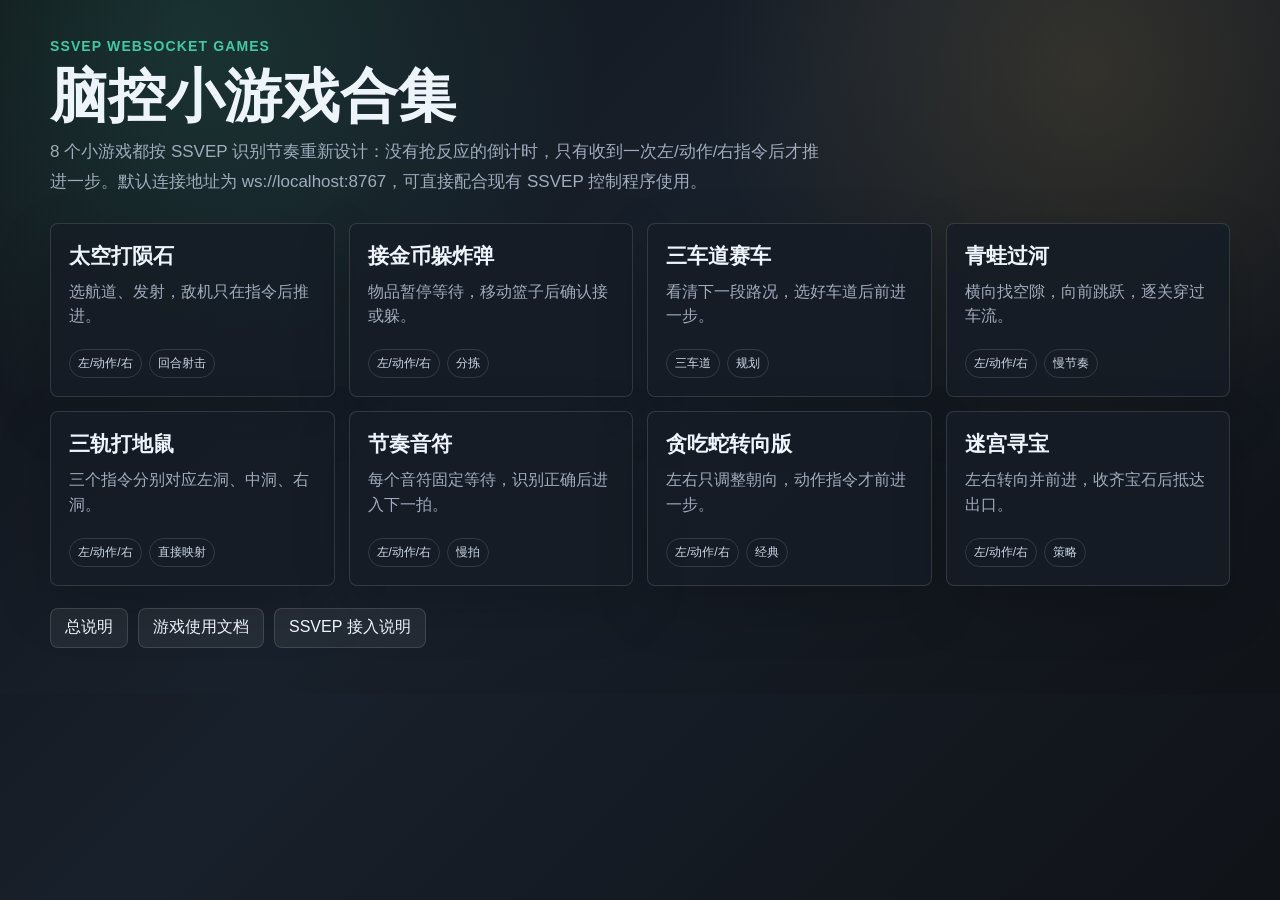
<file: SSVEP/ssvep_mini_games/index.html>
<!DOCTYPE html>
<html lang="zh-CN">
<head>
    <meta charset="UTF-8">
    <meta name="viewport" content="width=device-width, initial-scale=1.0">
    <title>SSVEP 脑控小游戏合集</title>
    <link rel="stylesheet" href="common.css">
</head>
<body>
    <main class="hub">
        <header class="hub-header">
            <div class="hub-kicker">SSVEP WebSocket Games</div>
            <h1>脑控小游戏合集</h1>
            <p class="hub-lead">8 个小游戏都按 SSVEP 识别节奏重新设计：没有抢反应的倒计时，只有收到一次左/动作/右指令后才推进一步。默认连接地址为 ws://localhost:8767，可直接配合现有 SSVEP 控制程序使用。</p>
        </header>

        <section class="game-grid" aria-label="游戏列表">
            <a class="game-link" href="1_space_shooter.html">
                <div>
                    <h2>太空打陨石</h2>
                    <p>选航道、发射，敌机只在指令后推进。</p>
                </div>
                <div class="tag-row"><span class="tag">左/动作/右</span><span class="tag">回合射击</span></div>
            </a>
            <a class="game-link" href="2_coin_catcher.html">
                <div>
                    <h2>接金币躲炸弹</h2>
                    <p>物品暂停等待，移动篮子后确认接或躲。</p>
                </div>
                <div class="tag-row"><span class="tag">左/动作/右</span><span class="tag">分拣</span></div>
            </a>
            <a class="game-link" href="3_lane_racer.html">
                <div>
                    <h2>三车道赛车</h2>
                    <p>看清下一段路况，选好车道后前进一步。</p>
                </div>
                <div class="tag-row"><span class="tag">三车道</span><span class="tag">规划</span></div>
            </a>
            <a class="game-link" href="4_frogger.html">
                <div>
                    <h2>青蛙过河</h2>
                    <p>横向找空隙，向前跳跃，逐关穿过车流。</p>
                </div>
                <div class="tag-row"><span class="tag">左/动作/右</span><span class="tag">慢节奏</span></div>
            </a>
            <a class="game-link" href="5_whack_mole.html">
                <div>
                    <h2>三轨打地鼠</h2>
                    <p>三个指令分别对应左洞、中洞、右洞。</p>
                </div>
                <div class="tag-row"><span class="tag">左/动作/右</span><span class="tag">直接映射</span></div>
            </a>
            <a class="game-link" href="6_rhythm_taps.html">
                <div>
                    <h2>节奏音符</h2>
                    <p>每个音符固定等待，识别正确后进入下一拍。</p>
                </div>
                <div class="tag-row"><span class="tag">左/动作/右</span><span class="tag">慢拍</span></div>
            </a>
            <a class="game-link" href="7_snake_turn.html">
                <div>
                    <h2>贪吃蛇转向版</h2>
                    <p>左右只调整朝向，动作指令才前进一步。</p>
                </div>
                <div class="tag-row"><span class="tag">左/动作/右</span><span class="tag">经典</span></div>
            </a>
            <a class="game-link" href="8_maze_treasure.html">
                <div>
                    <h2>迷宫寻宝</h2>
                    <p>左右转向并前进，收齐宝石后抵达出口。</p>
                </div>
                <div class="tag-row"><span class="tag">左/动作/右</span><span class="tag">策略</span></div>
            </a>
        </section>

        <nav class="doc-links" aria-label="文档">
            <a class="doc-link" href="README.md">总说明</a>
            <a class="doc-link" href="docs/游戏使用文档.md">游戏使用文档</a>
            <a class="doc-link" href="docs/SSVEP接入说明.md">SSVEP 接入说明</a>
        </nav>
    </main>
</body>
</html>
</file>
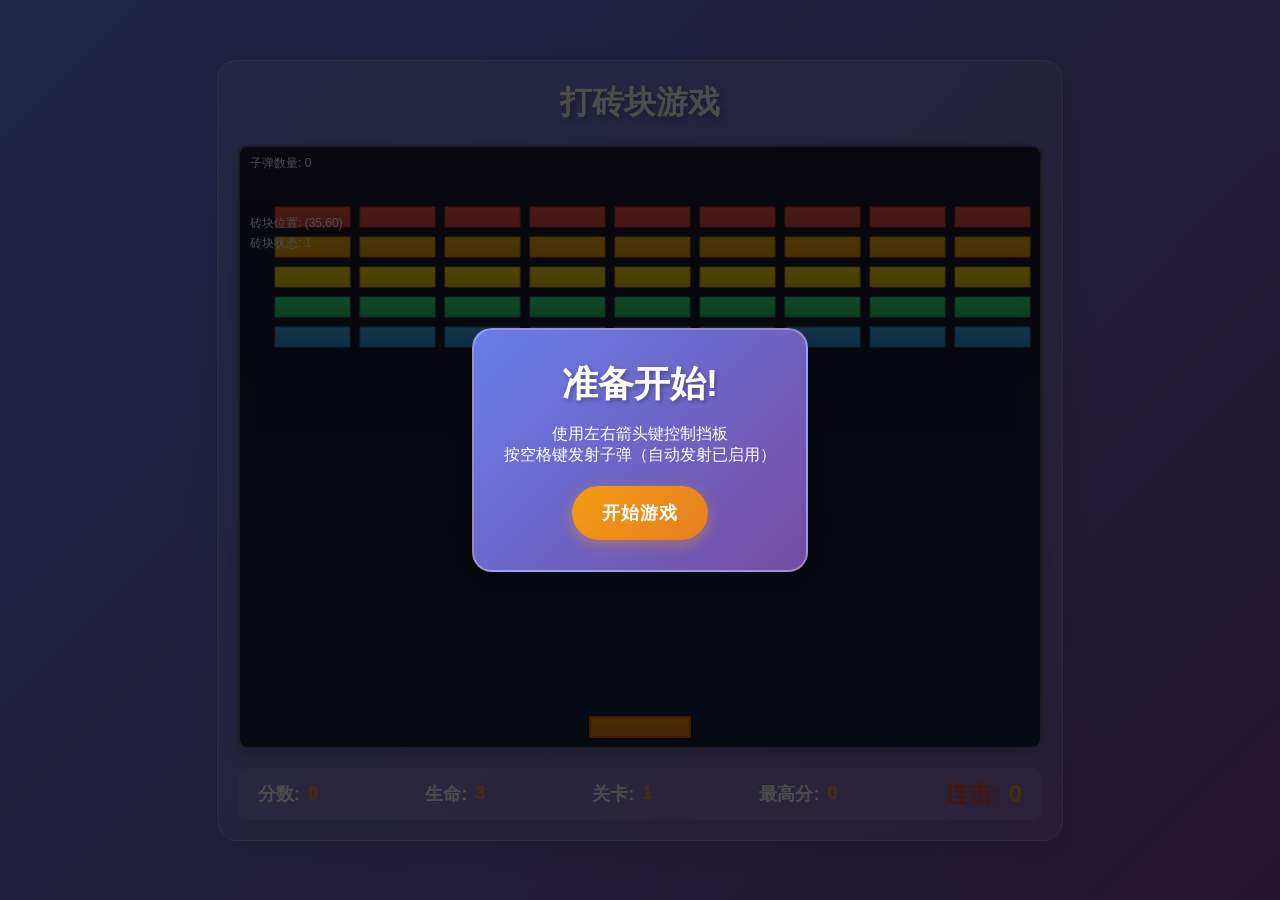
<file: SSVEP/3_breakout_game.html>
<!DOCTYPE html>
<html lang="zh-CN">
<head>
    <meta charset="UTF-8">
    <meta name="viewport" content="width=device-width, initial-scale=1.0">
    <title>打砖块游戏</title>
    <style>
        * {
            margin: 0;
            padding: 0;
            box-sizing: border-box;
        }
        
        body {
            font-family: 'Arial', sans-serif;
            background: linear-gradient(135deg, #667eea 0%, #764ba2 100%);
            min-height: 100vh;
            display: flex;
            justify-content: center;
            align-items: center;
            padding: 20px;
        }
        
        .game-container {
            background: rgba(255, 255, 255, 0.1);
            backdrop-filter: blur(10px);
            border-radius: 20px;
            padding: 20px;
            box-shadow: 0 8px 32px rgba(0, 0, 0, 0.1);
            border: 1px solid rgba(255, 255, 255, 0.2);
            animation: pulse 5s infinite;
        }
        
        @keyframes pulse {
            0% { transform: scale(1); }
            50% { transform: scale(1.01); }
            100% { transform: scale(1); }
        }
        
        .game-title {
            color: white;
            text-align: center;
            margin-bottom: 20px;
            font-size: 32px;
            text-shadow: 3px 3px 6px rgba(0, 0, 0, 0.3);
            animation: glow 2s ease-in-out infinite alternate;
        }
        
        @keyframes glow {
            from { text-shadow: 0 0 10px #fff, 0 0 20px #fff, 0 0 30px #e60073, 0 0 40px #e60073; }
            to { text-shadow: 0 0 20px #fff, 0 0 30px #ff4da6, 0 0 40px #ff4da6, 0 0 50px #ff4da6; }
        }
        
        .game-canvas {
            border-radius: 10px;
            box-shadow: 0 4px 16px rgba(0, 0, 0, 0.2);
            background: linear-gradient(to bottom, #1a1a2e, #16213e);
            border: 2px solid rgba(255, 255, 255, 0.3);
        }
        
        .game-info {
            display: flex;
            justify-content: space-between;
            margin-top: 15px;
            padding: 10px 20px;
            background: rgba(255, 255, 255, 0.1);
            border-radius: 10px;
            color: white;
        }
        
        .info-item {
            display: flex;
            align-items: center;
            font-size: 18px;
            font-weight: bold;
        }
        
        .info-value {
            margin-left: 8px;
            color: #f39c12;
        }
        
        .combo-status {
            color: #e74c3c;
            font-size: 24px;
            font-weight: bold;
        }
        
        .message-overlay {
            position: fixed;
            top: 0;
            left: 0;
            width: 100%;
            height: 100%;
            display: flex;
            justify-content: center;
            align-items: center;
            background: rgba(0, 0, 0, 0.7);
            z-index: 10;
        }
        
        .message-box {
            background: linear-gradient(135deg, #667eea 0%, #764ba2 100%);
            padding: 30px;
            border-radius: 20px;
            text-align: center;
            color: white;
            box-shadow: 0 8px 32px rgba(0, 0, 0, 0.2);
            border: 2px solid rgba(255, 255, 255, 0.3);
        }
        
        .message-title {
            font-size: 36px;
            margin-bottom: 15px;
            text-shadow: 2px 2px 4px rgba(0, 0, 0, 0.3);
        }
        
        .message-score {
            font-size: 24px;
            margin-bottom: 20px;
        }
        
        .game-button {
            background: linear-gradient(135deg, #f39c12 0%, #e67e22 100%);
            border: none;
            color: white;
            padding: 15px 30px;
            font-size: 18px;
            font-weight: bold;
            border-radius: 50px;
            cursor: pointer;
            transition: all 0.3s ease;
            box-shadow: 0 4px 15px rgba(243, 156, 18, 0.4);
            text-transform: uppercase;
            letter-spacing: 1px;
        }
        
        .game-button:hover {
            transform: translateY(-2px);
            box-shadow: 0 6px 20px rgba(243, 156, 18, 0.6);
        }
        
        .game-button:active {
            transform: translateY(0);
            box-shadow: 0 2px 10px rgba(243, 156, 18, 0.4);
        }
        
        .next-level-button {
            background: linear-gradient(135deg, #2ecc71 0%, #27ae60 100%);
            box-shadow: 0 4px 15px rgba(46, 204, 113, 0.4);
        }
        
        .next-level-button:hover {
            box-shadow: 0 6px 20px rgba(46, 204, 113, 0.6);
        }
        
        @media (max-width: 768px) {
            body {
                padding: 10px;
            }
            
            .game-container {
                padding: 15px;
            }
            
            .game-title {
                font-size: 24px;
            }
            
            .game-canvas {
                width: 100%;
                height: auto;
            }
            
            .game-info {
                flex-wrap: wrap;
                gap: 10px;
                justify-content: center;
            }
            
            .info-item {
                font-size: 16px;
            }
            
            .message-title {
                font-size: 28px;
            }
            
            .game-button {
                padding: 12px 24px;
                font-size: 16px;
            }
        }
    </style>
</head>
<body>
    <div class="game-container">
        <h1 class="game-title">打砖块游戏</h1>
        <canvas id="gameCanvas" class="game-canvas" width="800" height="600"></canvas>
        <div class="game-info">
            <div class="info-item">分数: <span class="info-value" id="score">0</span></div>
            <div class="info-item">生命: <span class="info-value" id="lives">3</span></div>
            <div class="info-item">关卡: <span class="info-value" id="level">1</span></div>
            <div class="info-item">最高分: <span class="info-value" id="highScore">0</span></div>
            <div class="info-item combo-status">连击: <span class="info-value" id="combo">0</span></div>
        </div>
    </div>
    
    <!-- 开始游戏消息 -->
    <div id="startMessage" class="message-overlay">
        <div class="message-box">
            <h2 class="message-title">准备开始!</h2>
            <p style="margin-bottom: 20px;">使用左右箭头键控制挡板<br>按空格键发射子弹（自动发射已启用）</p>
            <button id="startButton" class="game-button">开始游戏</button>
        </div>
    </div>
    
    <!-- 游戏结束消息 -->
    <div id="gameOverMessage" class="message-overlay" style="display: none;">
        <div class="message-box">
            <h2 class="message-title">游戏结束</h2>
            <p class="message-score">最终得分: <span id="finalScore">0</span></p>
            <button id="restartButton" class="game-button">再来一次</button>
        </div>
    </div>
    
    <!-- 关卡完成消息 -->
    <div id="levelCompleteMessage" class="message-overlay" style="display: none;">
        <div class="message-box">
            <h2 class="message-title">关卡完成!</h2>
            <button id="nextLevelButton" class="game-button next-level-button">下一关</button>
        </div>
    </div>
    
    <script>
        // 游戏常量
        const CANVAS_WIDTH = 800;
        const CANVAS_HEIGHT = 600;
        const PADDLE_WIDTH = 100;
        const PADDLE_HEIGHT = 20;
        const BALL_RADIUS = 10; // 保留球的定义，即使不再使用
        const BRICK_WIDTH = 75;
        const BRICK_HEIGHT = 20;
        const BRICK_PADDING = 10;
        const BRICK_OFFSET_TOP = 60;
        const BRICK_OFFSET_LEFT = 35;
        const BRICK_ROWS = 5;
        const BRICK_COLS = 9;
        const BALL_SPEED = 5; // 保留球速定义，便于参考
        const PADDLE_SPEED = 8;
        const COLORS = ['#e74c3c', '#f39c12', '#f1c40f', '#2ecc71', '#3498db'];
        
        // 子弹相关常量
        const BULLET_WIDTH = 6;
        const BULLET_HEIGHT = 12;
        const BULLET_SPEED = 10;
        const BULLET_COLOR = '#ecf0f1';
        const FIRE_COOLDOWN = 300; // 发射冷却时间（毫秒）
        
        // 已移除道具系统

        // 游戏状态变量
        let canvas, ctx;
        let paddle = { x: CANVAS_WIDTH / 2 - PADDLE_WIDTH / 2, y: CANVAS_HEIGHT - 30, dx: 0, originalWidth: PADDLE_WIDTH };
        // 保留ball对象但不再使用其物理特性
        let ball = { 
            x: CANVAS_WIDTH / 2, 
            y: CANVAS_HEIGHT - 40, 
            dx: 0, 
            dy: 0 
        };
        let bricks = [];
        let score = 0;
        let lives = 3;
        let level = 1;
        let gameState = 'ready'; // 'ready', 'playing', 'paused', 'gameOver', 'levelComplete'
        let highScore = localStorage.getItem('breakoutHighScore') || 0;
        let comboCount = 0;
        let lastBrickHitTime = 0;
        let particles = []; // 粒子效果数组
        
        // 子弹相关变量
        let bullets = []; // 子弹数组
        let lastFireTime = 0; // 上次发射时间
        let canFire = true; // 是否可以发射
        let originalFireCooldown = FIRE_COOLDOWN; // 保存原始冷却时间
        
        // 已移除道具相关变量
        
        // 音效系统
        const sounds = {
            brickHit: function() { playSound('sine', 440 + Math.random() * 220, 0.1); },
            paddleHit: function() { playSound('square', 220 + Math.random() * 110, 0.15); },
            wallHit: function() { playSound('triangle', 330 + Math.random() * 110, 0.08); },
            levelComplete: function() { 
                playSound('sine', 440, 0.2);
                setTimeout(() => playSound('sine', 880, 0.3), 200);
            },
            gameOver: function() { playSound('sawtooth', 220, 0.5); },
            combo: function() { playSound('sine', 880 + comboCount * 100, 0.2); },
            shoot: function() { playSound('square', 660 + Math.random() * 50, 0.05); }
        };
        
        // 发射子弹函数
        function fireBullet() {
            const currentTime = Date.now();
            if (gameState === 'playing' && canFire && (currentTime - lastFireTime > FIRE_COOLDOWN)) {
                // 创建两个子弹，从挡板两侧发射
                const leftBullet = {
                    x: paddle.x + PADDLE_WIDTH * 0.3 - BULLET_WIDTH / 2,
                    y: paddle.y - BULLET_HEIGHT,
                    dy: -BULLET_SPEED
                };
                
                const rightBullet = {
                    x: paddle.x + PADDLE_WIDTH * 0.7 - BULLET_WIDTH / 2,
                    y: paddle.y - BULLET_HEIGHT,
                    dy: -BULLET_SPEED
                };
                
                bullets.push(leftBullet);
                bullets.push(rightBullet);
                
                // 更新发射时间并播放音效
                lastFireTime = currentTime;
                sounds.shoot();
                
                // 添加发射时的微小震动反馈
                const originalX = paddle.x;
                paddle.x -= 1;
                setTimeout(() => {
                    paddle.x += 2;
                    setTimeout(() => {
                        paddle.x = originalX;
                    }, 20);
                }, 20);
                
                // 设置冷却时间
                canFire = false;
                setTimeout(() => {
                    canFire = true;
                }, FIRE_COOLDOWN);
            }
        }

        // DOM元素
        let startMessage, gameOverMessage, levelCompleteMessage;
        let scoreElement, livesElement, levelElement, finalScoreElement, highScoreElement, comboElement;
        let startButton, restartButton, nextLevelButton;

        // 音效生成函数
        function playSound(type, frequency, duration) {
            try {
                const AudioContext = window.AudioContext || window.webkitAudioContext;
                if (!AudioContext) return;
                
                const audioCtx = new AudioContext();
                
                // 确保在用户交互后恢复音频上下文
                if (audioCtx.state === 'suspended') {
                    audioCtx.resume();
                }
                
                const oscillator = audioCtx.createOscillator();
                const gainNode = audioCtx.createGain();
                
                oscillator.type = type;
                oscillator.frequency.value = frequency;
                
                // 设置音量包络，避免爆音
                gainNode.gain.setValueAtTime(0.3, audioCtx.currentTime);
                gainNode.gain.exponentialRampToValueAtTime(0.01, audioCtx.currentTime + duration);
                
                oscillator.connect(gainNode);
                gainNode.connect(audioCtx.destination);
                
                oscillator.start();
                oscillator.stop(audioCtx.currentTime + duration);
            } catch (e) {
                // 忽略音效错误，不影响游戏进行
            }
        }
        
        // 创建粒子效果
        function createParticles(x, y, color, count = 10) {
            for (let i = 0; i < count; i++) {
                particles.push({
                    x: x,
                    y: y,
                    dx: (Math.random() - 0.5) * 5,
                    dy: (Math.random() - 0.5) * 5,
                    radius: Math.random() * 3 + 1,
                    color: color,
                    alpha: 1,
                    decay: 0.05
                });
            }
        }
        
        // 更新粒子效果
        function updateParticles() {
            for (let i = 0; i < particles.length; i++) {
                const p = particles[i];
                p.x += p.dx;
                p.y += p.dy;
                p.alpha -= p.decay;
                
                if (p.alpha <= 0) {
                    particles.splice(i, 1);
                    i--;
                }
            }
        }
        
        // 绘制粒子效果
        function drawParticles() {
            for (let i = 0; i < particles.length; i++) {
                const p = particles[i];
                ctx.save();
                ctx.globalAlpha = p.alpha;
                ctx.beginPath();
                ctx.arc(p.x, p.y, p.radius, 0, Math.PI * 2);
                ctx.fillStyle = p.color;
                ctx.fill();
                ctx.restore();
            }
        }
        
        // 初始化游戏
        function initGame() {
            canvas = document.getElementById('gameCanvas');
            ctx = canvas.getContext('2d');
            
            // 添加指令接收功能
            initCommandReceiver();
            
            // 获取DOM元素
            startMessage = document.getElementById('startMessage');
            gameOverMessage = document.getElementById('gameOverMessage');
            levelCompleteMessage = document.getElementById('levelCompleteMessage');
            
            scoreElement = document.getElementById('score');
            livesElement = document.getElementById('lives');
            levelElement = document.getElementById('level');
            finalScoreElement = document.getElementById('finalScore');
            highScoreElement = document.getElementById('highScore');
            comboElement = document.getElementById('combo');
            
            // 更新最高分显示
            highScoreElement.textContent = highScore;
            
            startButton = document.getElementById('startButton');
            restartButton = document.getElementById('restartButton');
            nextLevelButton = document.getElementById('nextLevelButton');
            
            // 添加事件监听器
            startButton.addEventListener('click', startGame);
            restartButton.addEventListener('click', restartGame);
            nextLevelButton.addEventListener('click', goToNextLevel);
            
            document.addEventListener('keydown', handleKeyDown);
            document.addEventListener('keyup', handleKeyUp);
            
            // 初始化砖块
            initBricks();
            
            // 初始渲染
            draw();
        }
        
        // 初始化砖块
        function initBricks() {
            bricks = [];
            
            for (let r = 0; r < BRICK_ROWS; r++) {
                bricks[r] = [];
                for (let c = 0; c < BRICK_COLS; c++) {
                    const brickX = c * (BRICK_WIDTH + BRICK_PADDING) + BRICK_OFFSET_LEFT;
                    const brickY = r * (BRICK_HEIGHT + BRICK_PADDING) + BRICK_OFFSET_TOP;
                    
                    bricks[r][c] = {
                        x: brickX, 
                        y: brickY, 
                        status: 1, 
                        color: COLORS[r % COLORS.length]
                    };
                }
            }
        }
        
        // 开始游戏
        function startGame() {
            gameState = 'playing';
            startMessage.style.display = 'none';
            sounds.paddleHit(); // 播放开始游戏音效
            showBulletInstructions(); // 显示子弹使用说明
            animate();
        }
        
        // 重新开始游戏
        function restartGame() {
            score = 0;
            lives = 3;
            level = 1;
            comboCount = 0;
            gameState = 'playing';
            updateScore();
            updateLives();
            updateLevel();
            updateCombo();
            resetPaddleAndBall();
            initBricks();
            gameOverMessage.style.display = 'none';
            animate();
        }
        
        // 进入下一关
        function goToNextLevel() {
            level++;
            comboCount = 0;
            gameState = 'playing';
            updateLevel();
            updateCombo();
            resetPaddleAndBall();
            initBricks();
            levelCompleteMessage.style.display = 'none';
            
            // 调整球速，随关卡增加难度
            const speedFactor = 1 + (level - 1) * 0.1;
            const currentSpeed = Math.sqrt(ball.dx * ball.dx + ball.dy * ball.dy);
            const newSpeed = currentSpeed * speedFactor;
            const angle = Math.atan2(ball.dy, ball.dx);
            ball.dx = Math.cos(angle) * newSpeed;
            ball.dy = Math.sin(angle) * newSpeed;
            
            animate();
        }
        
        // 重置挡板和球的位置
        function resetPaddleAndBall() {
            paddle.x = CANVAS_WIDTH / 2 - PADDLE_WIDTH / 2;
            paddle.dx = 0;
            ball.x = CANVAS_WIDTH / 2;
            ball.y = CANVAS_HEIGHT - 40;
            ball.dx = BALL_SPEED * (Math.random() > 0.5 ? 1 : -1);
            ball.dy = -BALL_SPEED;
        }
        
        // 从外部接收命令的函数
        function receiveExternalCommand(command) {
            console.log('收到外部命令:', command);
            
            // 确保游戏在运行状态
            if (gameState !== 'playing') {
                // 如果游戏还没开始，可以自动开始
                if (gameState === 'ready') {
                    startGame();
                }
                return;
            }
            
            // SSVEP固定映射：1=左，2=动作/发射，3=右
            switch(command) {
                case '1':
                    // 向左移动
                    paddle.dx = -PADDLE_SPEED;
                    setTimeout(() => {
                        if (paddle.dx === -PADDLE_SPEED) { // 如果没有被其他操作覆盖
                            paddle.dx = 0;
                        }
                    }, 300); // 短暂移动后停止
                    break;
                case '2':
                    // 动作：发射子弹
                    fireBullet();
                    break;
                case '3':
                    // 向右移动
                    paddle.dx = PADDLE_SPEED;
                    setTimeout(() => {
                        if (paddle.dx === PADDLE_SPEED) { // 如果没有被其他操作覆盖
                            paddle.dx = 0;
                        }
                    }, 300); // 短暂移动后停止
                    break;
            }
        }
        
        // 初始化WebSocket连接
        function initCommandReceiver() {
            let socket = null;
            
            // WebSocket连接函数
            function connectWebSocket() {
                try {
                    // 连接到WebSocket服务器（Python程序将运行服务器）
                    socket = new WebSocket('ws://localhost:8767');
                    
                    // 连接打开事件
                    socket.onopen = function(event) {
                        console.log('WebSocket连接已建立');
                        // 发送一个消息表示客户端已连接
                        socket.send('client_connected');
                    };
                    
                    // 接收消息事件
                    socket.onmessage = function(event) {
                        console.log('收到WebSocket消息:', event.data);
                        // 处理接收到的命令
                        receiveExternalCommand(event.data);
                    };
                    
                    // 连接关闭事件
                    socket.onclose = function(event) {
                        console.log('WebSocket连接已关闭，将在5秒后重连...');
                        // 尝试重连
                        setTimeout(connectWebSocket, 5000);
                    };
                    
                    // 错误事件
                    socket.onerror = function(error) {
                        console.error('WebSocket错误:', error);
                    };
                    
                } catch (error) {
                    console.error('WebSocket连接失败:', error);
                    // 尝试重连
                    setTimeout(connectWebSocket, 5000);
                }
            }
            
            // 发送消息到服务器的函数（供外部使用）
            window.sendMessageToServer = function(message) {
                if (socket && socket.readyState === WebSocket.OPEN) {
                    socket.send(message);
                    return true;
                }
                return false;
            };
            
            // 启动WebSocket连接
            connectWebSocket();
            
            console.log('WebSocket命令接收器已初始化，可以接收命令: 1(左移), 2(动作/发射), 3(右移)');
        }
        
        // 处理键盘按下事件
        function handleKeyDown(e) {
            if (e.key === 'ArrowLeft' || e.key === 'a' || e.key === 'A') {
                paddle.dx = -PADDLE_SPEED;
            } else if (e.key === 'ArrowRight' || e.key === 'd' || e.key === 'D') {
                paddle.dx = PADDLE_SPEED;
            } else if (e.key === ' ' || e.key === 'Spacebar' || e.key === 'Enter') {
                e.preventDefault(); // 防止空格键滚动页面
                if (gameState === 'ready') {
                    startGame();
                } else if (gameState === 'paused') {
                    gameState = 'playing';
                    animate();
                } else if (gameState === 'gameOver' || gameState === 'levelComplete') {
                    restartGame();
                } else if (gameState === 'playing') {
                    // 空格键手动发射子弹
                    fireBullet();
                }
            } else if (e.key === 'p' || e.key === 'P' || e.key === 'Escape') {
                e.preventDefault();
                if (gameState === 'playing') {
                    gameState = 'paused';
                } else if (gameState === 'paused') {
                    gameState = 'playing';
                    animate();
                }
            }
        }
        
        // 处理键盘释放事件
        function handleKeyUp(e) {
            if ((e.key === 'ArrowRight' || e.key === 'Right') && paddle.dx > 0) {
                paddle.dx = 0;
            } else if ((e.key === 'ArrowLeft' || e.key === 'Left') && paddle.dx < 0) {
                paddle.dx = 0;
            }
        }
        
        // 更新挡板宽度属性（确保始终存在）
        paddle.width = paddle.originalWidth;
        
        // 极端简化的游戏更新函数 - 只关注子弹和砖块碰撞
        function update() {
            if (gameState !== 'playing') return;
            
            // 更新挡板位置
            paddle.x += paddle.dx;
            if (paddle.x < 0) {
                paddle.x = 0;
            } else if (paddle.x + paddle.width > CANVAS_WIDTH) {
                paddle.x = CANVAS_WIDTH - paddle.width;
            }
            
            // 已移除道具更新功能
            
            // 更新子弹位置 - 直接在这里处理，不再调用updateBullets
            for (let i = bullets.length - 1; i >= 0; i--) {
                const bullet = bullets[i];
                bullet.y += bullet.dy;
                
                // 如果子弹移出屏幕，移除它
                if (bullet.y < -BULLET_HEIGHT) {
                    bullets.splice(i, 1);
                    continue;
                }
                
                // 直接在这里进行碰撞检测
                let hitBrick = false;
                
                // 检查所有砖块
                for (let r = 0; r < BRICK_ROWS && !hitBrick; r++) {
                    for (let c = 0; c < BRICK_COLS && !hitBrick; c++) {
                        const brick = bricks[r][c];
                        
                        // 只检查活动的砖块
                        if (brick.status === 1) {
                            // 非常宽松的碰撞检测
                            if (bullet.x + BULLET_WIDTH >= brick.x && 
                                bullet.x <= brick.x + BRICK_WIDTH && 
                                bullet.y + BULLET_HEIGHT >= brick.y && 
                                bullet.y <= brick.y + BRICK_HEIGHT) {
                                
                                // 移除子弹
                                bullets.splice(i, 1);
                                
                                // 标记砖块为已摧毁
                                brick.status = 0;
                                
                                // 已移除道具掉落功能
                                
                                // 更新分数
                                score += 10;
                                updateScore();
                                
                                // 播放音效
                                sounds.brickHit();
                                
                                // 创建粒子效果
                                createParticles(brick.x + BRICK_WIDTH/2, brick.y + BRICK_HEIGHT/2, brick.color);
                                
                                hitBrick = true;
                            }
                        }
                    }
                }
            }
            
            // 检查是否所有砖块都被消除
            let allDestroyed = true;
            for (let r = 0; r < BRICK_ROWS; r++) {
                for (let c = 0; c < BRICK_COLS; c++) {
                    if (bricks[r][c].status === 1) {
                        allDestroyed = false;
                        break;
                    }
                }
                if (!allDestroyed) break;
            }
            
            if (allDestroyed) {
                levelComplete();
            }
            
            // 移除自动发射子弹的逻辑，现在只通过命令3或空格键发射子弹
        }
        
        // 绘制游戏画面
        function draw() {
            // 清空画布
            ctx.clearRect(0, 0, CANVAS_WIDTH, CANVAS_HEIGHT);
            
            // 更新和绘制粒子效果
            updateParticles();
            drawParticles();
            
            // 绘制砖块
            drawBricks();
            
            // 绘制挡板
            drawPaddle();
            
            // 绘制子弹
            drawBullets();
            
            // 绘制游戏状态信息
            drawStatus();
        }
        
        // 绘制挡板
        function drawPaddle() {
            ctx.beginPath();
            ctx.rect(paddle.x, paddle.y, PADDLE_WIDTH, PADDLE_HEIGHT);
            ctx.fillStyle = '#f39c12';
            // 添加渐变效果
            const gradient = ctx.createLinearGradient(paddle.x, paddle.y, paddle.x, paddle.y + PADDLE_HEIGHT);
            gradient.addColorStop(0, '#f39c12');
            gradient.addColorStop(1, '#e67e22');
            ctx.fillStyle = gradient;
            ctx.fill();
            ctx.closePath();
            
            // 添加边框
            ctx.beginPath();
            ctx.rect(paddle.x, paddle.y, PADDLE_WIDTH, PADDLE_HEIGHT);
            ctx.strokeStyle = '#d35400';
            ctx.lineWidth = 2;
            ctx.stroke();
            ctx.closePath();
        }
        
        // 绘制球（保留但不再使用）
        function drawBall() {
            // 隐藏球的绘制，但保留函数以避免引用错误
            /*ctx.beginPath();
            ctx.arc(ball.x, ball.y, BALL_RADIUS, 0, Math.PI * 2);
            // 添加渐变效果
            const gradient = ctx.createRadialGradient(ball.x - BALL_RADIUS/3, ball.y - BALL_RADIUS/3, BALL_RADIUS/5, ball.x, ball.y, BALL_RADIUS);
            gradient.addColorStop(0, '#ecf0f1');
            gradient.addColorStop(1, '#bdc3c7');
            ctx.fillStyle = gradient;
            ctx.fill();
            ctx.closePath();
            
            // 添加边框
            ctx.beginPath();
            ctx.arc(ball.x, ball.y, BALL_RADIUS, 0, Math.PI * 2);
            ctx.strokeStyle = '#95a5a6';
            ctx.lineWidth = 2;
            ctx.stroke();
            ctx.closePath();*/
        }
        
        // 更新子弹位置
        function updateBullets() {
            for (let i = bullets.length - 1; i >= 0; i--) {
                const bullet = bullets[i];
                bullet.y += bullet.dy;
                
                // 移除超出屏幕的子弹
                if (bullet.y < -BULLET_HEIGHT) {
                    bullets.splice(i, 1);
                }
            }
        }
        
        // 绘制子弹
        function drawBullets() {
            for (let i = 0; i < bullets.length; i++) {
                const bullet = bullets[i];
                ctx.beginPath();
                ctx.rect(bullet.x, bullet.y, BULLET_WIDTH, BULLET_HEIGHT);
                
                // 添加渐变效果
                const gradient = ctx.createLinearGradient(bullet.x, bullet.y, bullet.x + BULLET_WIDTH, bullet.y + BULLET_HEIGHT);
                gradient.addColorStop(0, shadeColor(BULLET_COLOR, 20));
                gradient.addColorStop(1, BULLET_COLOR);
                ctx.fillStyle = gradient;
                ctx.fill();
                ctx.closePath();
                
                // 添加边框
                ctx.beginPath();
                ctx.rect(bullet.x, bullet.y, BULLET_WIDTH, BULLET_HEIGHT);
                ctx.strokeStyle = shadeColor(BULLET_COLOR, -20);
                ctx.lineWidth = 1;
                ctx.stroke();
                ctx.closePath();
            }
        }
        
        // 绘制砖块
        function drawBricks() {
            for (let r = 0; r < BRICK_ROWS; r++) {
                for (let c = 0; c < BRICK_COLS; c++) {
                    const brick = bricks[r][c];
                    if (brick.status === 1) {
                        ctx.beginPath();
                        ctx.rect(brick.x, brick.y, BRICK_WIDTH, BRICK_HEIGHT);
                        // 添加渐变效果
                        const gradient = ctx.createLinearGradient(brick.x, brick.y, brick.x, brick.y + BRICK_HEIGHT);
                        gradient.addColorStop(0, shadeColor(brick.color, 20));
                        gradient.addColorStop(1, brick.color);
                        ctx.fillStyle = gradient;
                        ctx.fill();
                        ctx.closePath();
                        
                        // 添加边框
                        ctx.beginPath();
                        ctx.rect(brick.x, brick.y, BRICK_WIDTH, BRICK_HEIGHT);
                        ctx.strokeStyle = shadeColor(brick.color, -20);
                        ctx.lineWidth = 1;
                        ctx.stroke();
                        ctx.closePath();
                        
                        // 已移除道具标记
                    }
                }
            }
        }
        
        // 道具函数已移除
        
        // 道具函数已移除
        
        // 道具函数已移除
        
        // 道具函数已移除
        
        // 道具函数已移除
        
        // 绘制游戏状态信息
        function drawStatus() {
            // 如果游戏暂停，显示暂停信息
            if (gameState === 'paused') {
                ctx.save();
                ctx.fillStyle = 'rgba(0, 0, 0, 0.5)';
                ctx.fillRect(0, 0, CANVAS_WIDTH, CANVAS_HEIGHT);
                ctx.font = 'bold 48px Arial';
                ctx.fillStyle = 'white';
                ctx.textAlign = 'center';
                ctx.fillText('暂停', CANVAS_WIDTH / 2, CANVAS_HEIGHT / 2);
                ctx.font = '24px Arial';
                ctx.fillText('按空格键继续', CANVAS_WIDTH / 2, CANVAS_HEIGHT / 2 + 50);
                ctx.restore();
            }
        }
        
        // 显示临时消息
        function showMessage(text, x, y, color, duration) {
            const message = { text, x, y, color, duration, startTime: Date.now() };
            
            // 绘制消息
            const drawMessage = () => {
                const elapsed = Date.now() - message.startTime;
                if (elapsed < message.duration) {
                    ctx.save();
                    ctx.font = 'bold 30px Arial';
                    ctx.fillStyle = message.color;
                    ctx.textAlign = 'center';
                    // 淡出效果和上浮动画
                    const alpha = 1 - (elapsed / message.duration);
                    const yOffset = -elapsed / 3;
                    ctx.globalAlpha = alpha;
                    ctx.fillText(message.text, message.x, message.y + yOffset);
                    ctx.restore();
                    requestAnimationFrame(drawMessage);
                }
            };
            
            drawMessage();
        }
        
        // 游戏开始时显示子弹系统说明
          function showBulletInstructions() {
              showMessage('使用空格键发射子弹！', 3000);
              setTimeout(() => {
                  showMessage('子弹也会自动发射...', 3000);
              }, 3500);
          }
          
          // 子弹击中特效（直接在checkBulletBrickCollision中使用createParticles）
        
        // 添加全局调试标志
        let debugMode = true; // 启用调试模式
        
        // 添加调试信息显示函数
        function drawDebugInfo() {
            ctx.fillStyle = 'white';
            ctx.font = '12px Arial';
            
            // 显示子弹数量
            ctx.fillText('子弹数量: ' + bullets.length, 10, 20);
            
            // 显示第一个子弹的位置信息
            if (bullets.length > 0) {
                const bullet = bullets[0];
                ctx.fillText('子弹位置: (' + Math.round(bullet.x) + ',' + Math.round(bullet.y) + ')', 10, 40);
                ctx.fillText('子弹速度: ' + bullet.speed, 10, 60);
            }
            
            // 显示第一个砖块的位置信息
            if (bricks.length > 0 && bricks[0].length > 0) {
                const brick = bricks[0][0];
                ctx.fillText('砖块位置: (' + Math.round(brick.x) + ',' + Math.round(brick.y) + ')', 10, 80);
                ctx.fillText('砖块状态: ' + brick.status, 10, 100);
            }
        }
        
        // 修改draw函数，添加调试信息显示
        function draw() {
            // 清空画布
            ctx.clearRect(0, 0, canvas.width, canvas.height);
            
            // 绘制游戏元素
            drawBricks();
            drawPaddle();
            drawBullets();
            
            // 绘制粒子效果
            drawParticles();
            
            // 绘制调试信息
            if (debugMode) {
                drawDebugInfo();
            }
            
            // 绘制游戏状态信息
            drawStatus();
        }
        
        // 重写碰撞检测函数为超简化版本
        function checkBulletBrickCollision() {
            // 超简化的碰撞检测 - 几乎任何接触都会触发
            for (let i = bullets.length - 1; i >= 0; i--) {
                const bullet = bullets[i];
                
                // 让子弹看起来更大（在视觉上）
                ctx.strokeStyle = 'yellow';
                ctx.lineWidth = 2;
                ctx.strokeRect(bullet.x - 5, bullet.y - 5, BULLET_WIDTH + 10, BULLET_HEIGHT + 10);
                
                // 检查每个砖块 - 但使用一个简化的方法
                // 只检查屏幕上半部分的砖块
                for (let r = 0; r < BRICK_ROWS; r++) {
                    for (let c = 0; c < BRICK_COLS; c++) {
                        const brick = bricks[r][c];
                        
                        // 只考虑活动砖块
                        if (brick.status === 1) {
                            // 绘制砖块边界用于调试
                            ctx.strokeStyle = 'green';
                            ctx.lineWidth = 1;
                            ctx.strokeRect(brick.x, brick.y, BRICK_WIDTH, BRICK_HEIGHT);
                            
                            // 非常宽松的碰撞检测条件
                            // 只要子弹在砖块的大致区域内就视为击中
                            const isNearBrick = Math.abs(bullet.x - (brick.x + BRICK_WIDTH/2)) < BRICK_WIDTH/2 + 10 &&
                                              Math.abs(bullet.y - (brick.y + BRICK_HEIGHT/2)) < BRICK_HEIGHT/2 + 10;
                            
                            if (isNearBrick) {
                                console.log('击中砖块!', r, c);
                                console.log('子弹位置:', bullet.x, bullet.y);
                                console.log('砖块位置:', brick.x, brick.y);
                                
                                // 确保子弹被移除
                                bullets.splice(i, 1);
                                
                                // 确保砖块被摧毁
                                brick.status = 0;
                                
                                // 更新分数
                                score += 10;
                                updateScore();
                                
                                // 播放音效
                                if (soundEnabled) {
                                    sounds.brickHit();
                                }
                                
                                // 跳出循环
                                break;
                            }
                        }
                    }
                }
            }
            
            // 检查关卡完成
            let allDestroyed = true;
            for (let r = 0; r < BRICK_ROWS; r++) {
                for (let c = 0; c < BRICK_COLS; c++) {
                    if (bricks[r][c].status === 1) {
                        allDestroyed = false;
                        break;
                    }
                }
                if (!allDestroyed) break;
            }
            
            if (allDestroyed) {
                levelComplete();
            }
        }
        
        // 旧的球与砖块碰撞检测（保留但不再使用）
        function checkBrickCollision() {
            // 此函数不再使用，但保留以避免引用错误
        }
        
        // 游戏结束
        function gameOver() {
            gameState = 'gameOver';
            sounds.gameOver(); // 播放游戏结束音效
            
            // 创建爆炸粒子效果
            for (let i = 0; i < 30; i++) {
                createParticles(CANVAS_WIDTH / 2, CANVAS_HEIGHT / 2, '#e74c3c', 3);
            }
            
            // 更新最高分
            if (score > highScore) {
                highScore = score;
                localStorage.setItem('breakoutHighScore', highScore);
                highScoreElement.textContent = highScore;
                showMessage('新纪录!', CANVAS_WIDTH / 2, CANVAS_HEIGHT / 2 - 50, 'rgba(241, 196, 15, 0.9)', 3000);
            }
            
            finalScoreElement.textContent = score;
            gameOverMessage.style.display = 'block';
        }
        
        // 关卡完成
        function levelComplete() {
            gameState = 'levelComplete';
            sounds.levelComplete(); // 播放关卡完成音效
            
            // 创建庆祝粒子效果
            for (let i = 0; i < 50; i++) {
                createParticles(CANVAS_WIDTH / 2, CANVAS_HEIGHT / 2, '#2ecc71', 2);
            }
            
            // 显示关卡完成奖励分数
            const bonusPoints = level * 100;
            score += bonusPoints;
            updateScore();
            showMessage(`关卡完成! +${bonusPoints}`, CANVAS_WIDTH / 2, CANVAS_HEIGHT / 2, 'rgba(46, 204, 113, 0.9)', 2000);
            
            levelCompleteMessage.style.display = 'block';
        }
        
        // 更新得分显示
        function updateScore() {
            scoreElement.textContent = score;
        }
        
        // 更新生命显示
        function updateLives() {
            livesElement.textContent = lives;
        }
        
        // 更新关卡显示
        function updateLevel() {
            levelElement.textContent = level;
        }
        
        // 更新连击显示
        function updateCombo() {
            comboElement.textContent = comboCount;
        }
        
        // 调整颜色亮度的辅助函数
        function shadeColor(color, percent) {
            let R = parseInt(color.substring(1, 3), 16);
            let G = parseInt(color.substring(3, 5), 16);
            let B = parseInt(color.substring(5, 7), 16);

            R = parseInt(R * (100 + percent) / 100);
            G = parseInt(G * (100 + percent) / 100);
            B = parseInt(B * (100 + percent) / 100);

            R = (R < 255) ? R : 255;
            G = (G < 255) ? G : 255;
            B = (B < 255) ? B : 255;

            R = Math.round(R);
            G = Math.round(G);
            B = Math.round(B);

            const RR = ((R.toString(16).length === 1) ? "0" + R.toString(16) : R.toString(16));
            const GG = ((G.toString(16).length === 1) ? "0" + G.toString(16) : G.toString(16));
            const BB = ((B.toString(16).length === 1) ? "0" + B.toString(16) : B.toString(16));

            return "#" + RR + GG + BB;
        }
        
        // 游戏动画循环
        function animate() {
            if (gameState === 'playing') {
                update();
                draw();
                requestAnimationFrame(animate);
            } else if (gameState === 'paused') {
                // 即使暂停，也要继续绘制粒子效果
                updateParticles();
                drawParticles();
                drawStatus(); // 确保状态信息仍然显示
                requestAnimationFrame(animate);
            } else if (particles.length > 0) {
                // 当游戏状态不是playing或paused时，如果仍有粒子效果需要显示，继续更新和绘制
                updateParticles();
                drawParticles();
                requestAnimationFrame(animate);
            }
        }
        
        // 启动游戏
        window.onload = initGame;
    </script>
</body>
</html>
</file>
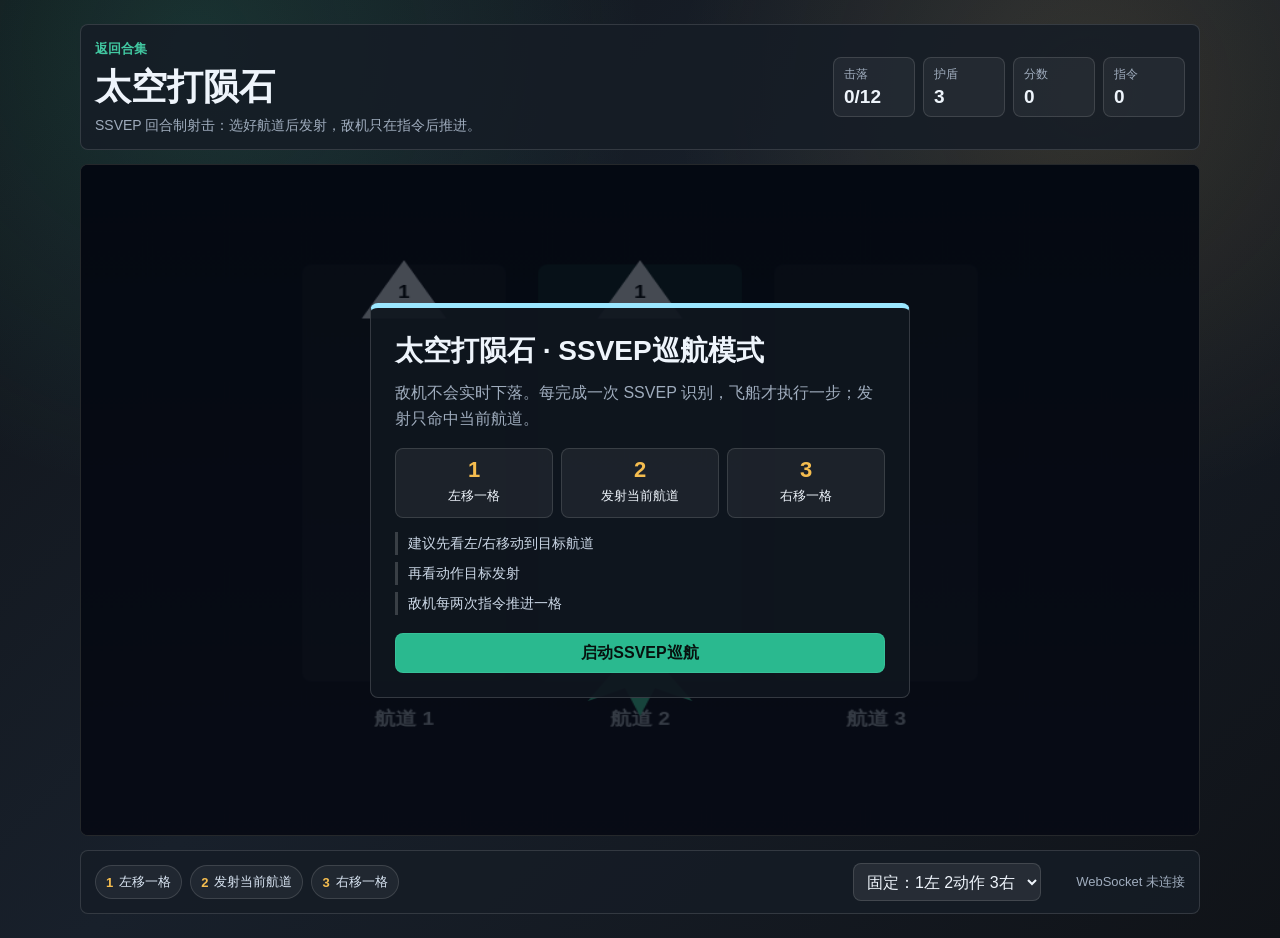
<file: SSVEP/ssvep_mini_games/1_space_shooter.html>
<!DOCTYPE html>
<html lang="zh-CN">
<head>
    <meta charset="UTF-8">
    <meta name="viewport" content="width=device-width, initial-scale=1.0">
    <title>太空打陨石 - SSVEP小游戏</title>
    <link rel="stylesheet" href="common.css">
</head>
<body class="game-page">
    <main class="game-shell">
        <header class="top-bar">
            <div class="title-block">
                <a class="back-link" href="index.html">返回合集</a>
                <h1 class="game-title" id="gameTitle">太空打陨石</h1>
                <p class="game-subtitle" id="gameSubtitle"></p>
            </div>
            <div class="hud" id="hud"></div>
        </header>
        <section class="canvas-wrap">
            <canvas id="gameCanvas" width="900" height="620"></canvas>
            <div class="overlay" id="overlay">
                <div class="overlay-panel">
                    <h2 class="overlay-title" id="overlayTitle"></h2>
                    <p class="overlay-text" id="overlayText"></p>
                    <button class="primary-button" id="overlayButton" type="button">开始</button>
                </div>
            </div>
        </section>
        <footer class="control-bar">
            <div class="command-pills" id="commandPills"></div>
            <select class="profile-select" id="profileSelect" aria-label="命令映射"></select>
            <div class="connection" id="connection" data-state="closed">WebSocket 未连接</div>
        </footer>
    </main>
    <script>window.GAME_ID = "space_shooter";</script>
    <script src="ssvep_input.js"></script>
    <script src="game_app.js"></script>
</body>
</html>
</file>
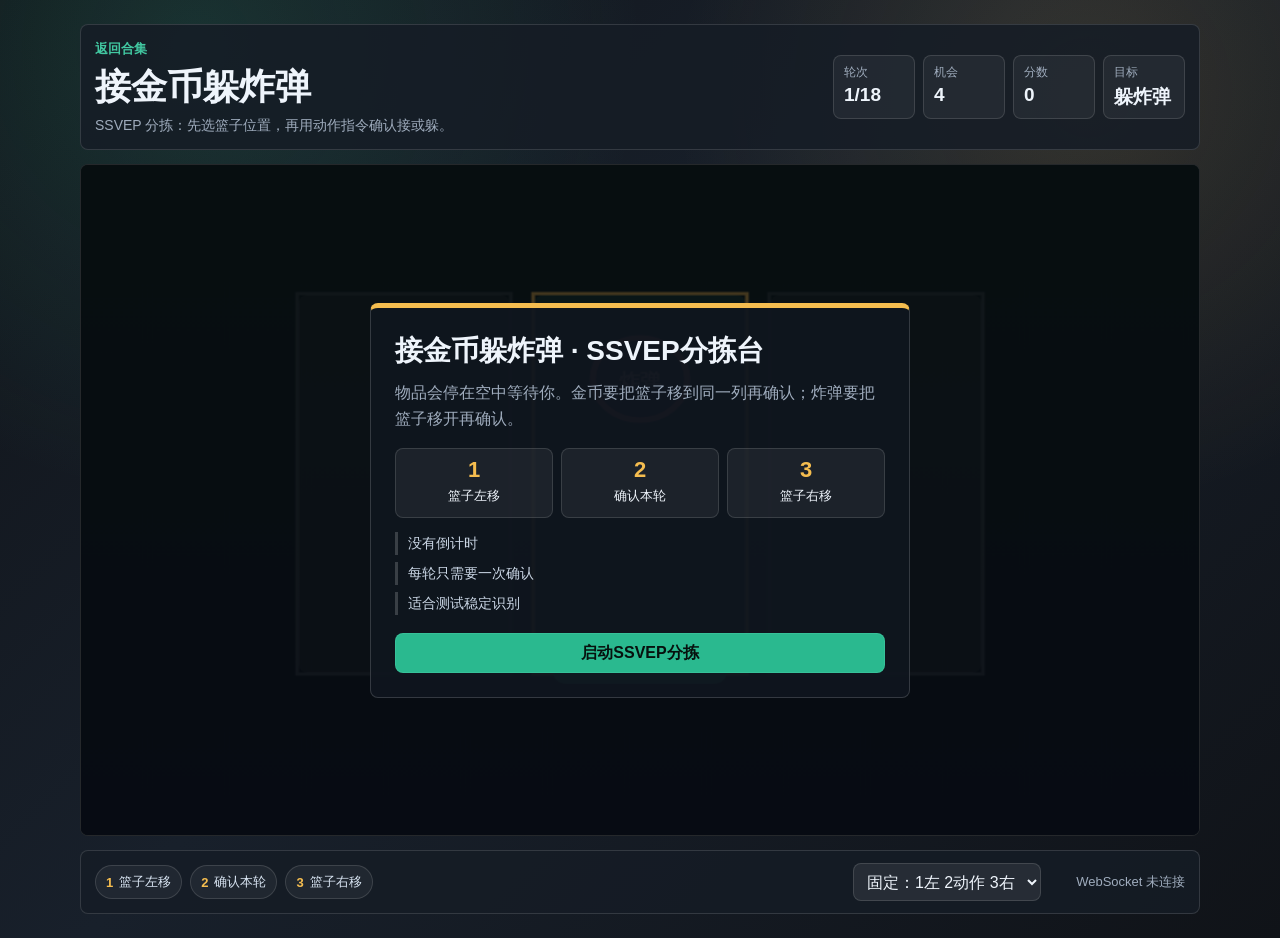
<file: SSVEP/ssvep_mini_games/2_coin_catcher.html>
<!DOCTYPE html>
<html lang="zh-CN">
<head>
    <meta charset="UTF-8">
    <meta name="viewport" content="width=device-width, initial-scale=1.0">
    <title>接金币躲炸弹 - SSVEP小游戏</title>
    <link rel="stylesheet" href="common.css">
</head>
<body class="game-page">
    <main class="game-shell">
        <header class="top-bar">
            <div class="title-block">
                <a class="back-link" href="index.html">返回合集</a>
                <h1 class="game-title" id="gameTitle">接金币躲炸弹</h1>
                <p class="game-subtitle" id="gameSubtitle"></p>
            </div>
            <div class="hud" id="hud"></div>
        </header>
        <section class="canvas-wrap">
            <canvas id="gameCanvas" width="900" height="620"></canvas>
            <div class="overlay" id="overlay">
                <div class="overlay-panel">
                    <h2 class="overlay-title" id="overlayTitle"></h2>
                    <p class="overlay-text" id="overlayText"></p>
                    <button class="primary-button" id="overlayButton" type="button">开始</button>
                </div>
            </div>
        </section>
        <footer class="control-bar">
            <div class="command-pills" id="commandPills"></div>
            <select class="profile-select" id="profileSelect" aria-label="命令映射"></select>
            <div class="connection" id="connection" data-state="closed">WebSocket 未连接</div>
        </footer>
    </main>
    <script>window.GAME_ID = "coin_catcher";</script>
    <script src="ssvep_input.js"></script>
    <script src="game_app.js"></script>
</body>
</html>
</file>
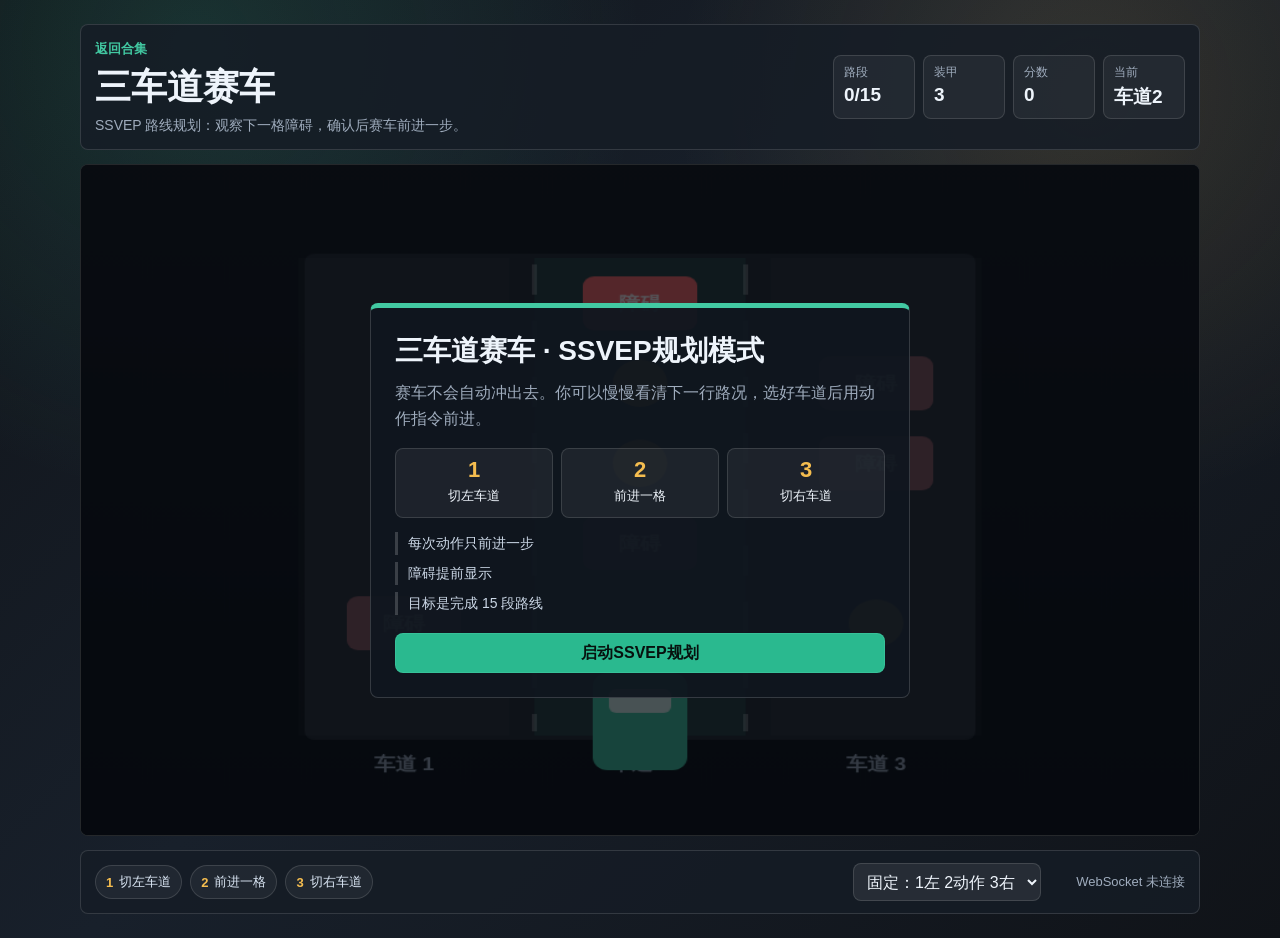
<file: SSVEP/ssvep_mini_games/3_lane_racer.html>
<!DOCTYPE html>
<html lang="zh-CN">
<head>
    <meta charset="UTF-8">
    <meta name="viewport" content="width=device-width, initial-scale=1.0">
    <title>三车道赛车 - SSVEP小游戏</title>
    <link rel="stylesheet" href="common.css">
</head>
<body class="game-page">
    <main class="game-shell">
        <header class="top-bar">
            <div class="title-block">
                <a class="back-link" href="index.html">返回合集</a>
                <h1 class="game-title" id="gameTitle">三车道赛车</h1>
                <p class="game-subtitle" id="gameSubtitle"></p>
            </div>
            <div class="hud" id="hud"></div>
        </header>
        <section class="canvas-wrap">
            <canvas id="gameCanvas" width="900" height="620"></canvas>
            <div class="overlay" id="overlay">
                <div class="overlay-panel">
                    <h2 class="overlay-title" id="overlayTitle"></h2>
                    <p class="overlay-text" id="overlayText"></p>
                    <button class="primary-button" id="overlayButton" type="button">开始</button>
                </div>
            </div>
        </section>
        <footer class="control-bar">
            <div class="command-pills" id="commandPills"></div>
            <select class="profile-select" id="profileSelect" aria-label="命令映射"></select>
            <div class="connection" id="connection" data-state="closed">WebSocket 未连接</div>
        </footer>
    </main>
    <script>window.GAME_ID = "lane_racer";</script>
    <script src="ssvep_input.js"></script>
    <script src="game_app.js"></script>
</body>
</html>
</file>
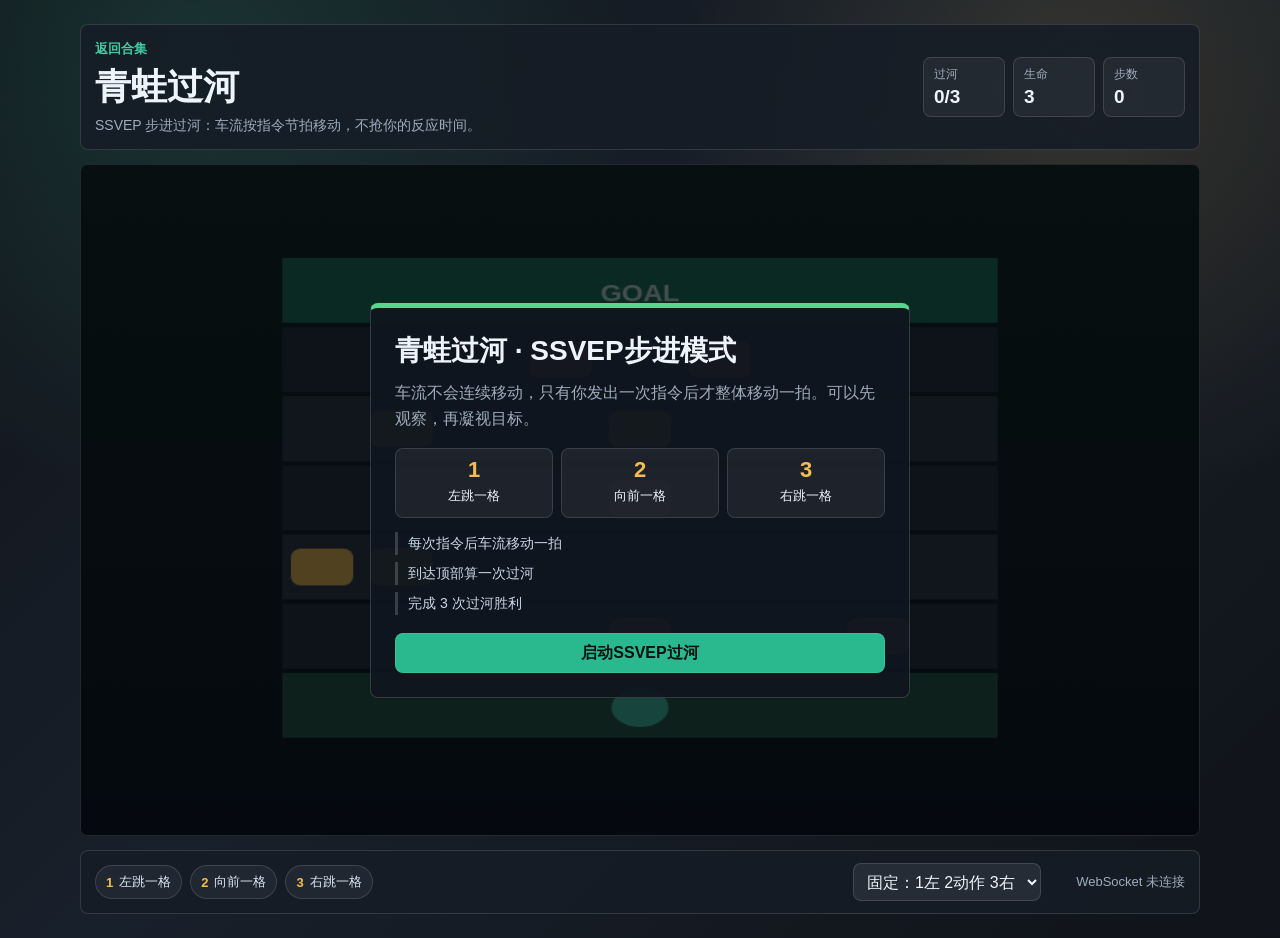
<file: SSVEP/ssvep_mini_games/4_frogger.html>
<!DOCTYPE html>
<html lang="zh-CN">
<head>
    <meta charset="UTF-8">
    <meta name="viewport" content="width=device-width, initial-scale=1.0">
    <title>青蛙过河 - SSVEP小游戏</title>
    <link rel="stylesheet" href="common.css">
</head>
<body class="game-page">
    <main class="game-shell">
        <header class="top-bar">
            <div class="title-block">
                <a class="back-link" href="index.html">返回合集</a>
                <h1 class="game-title" id="gameTitle">青蛙过河</h1>
                <p class="game-subtitle" id="gameSubtitle"></p>
            </div>
            <div class="hud" id="hud"></div>
        </header>
        <section class="canvas-wrap">
            <canvas id="gameCanvas" width="900" height="620"></canvas>
            <div class="overlay" id="overlay">
                <div class="overlay-panel">
                    <h2 class="overlay-title" id="overlayTitle"></h2>
                    <p class="overlay-text" id="overlayText"></p>
                    <button class="primary-button" id="overlayButton" type="button">开始</button>
                </div>
            </div>
        </section>
        <footer class="control-bar">
            <div class="command-pills" id="commandPills"></div>
            <select class="profile-select" id="profileSelect" aria-label="命令映射"></select>
            <div class="connection" id="connection" data-state="closed">WebSocket 未连接</div>
        </footer>
    </main>
    <script>window.GAME_ID = "frogger";</script>
    <script src="ssvep_input.js"></script>
    <script src="game_app.js"></script>
</body>
</html>
</file>
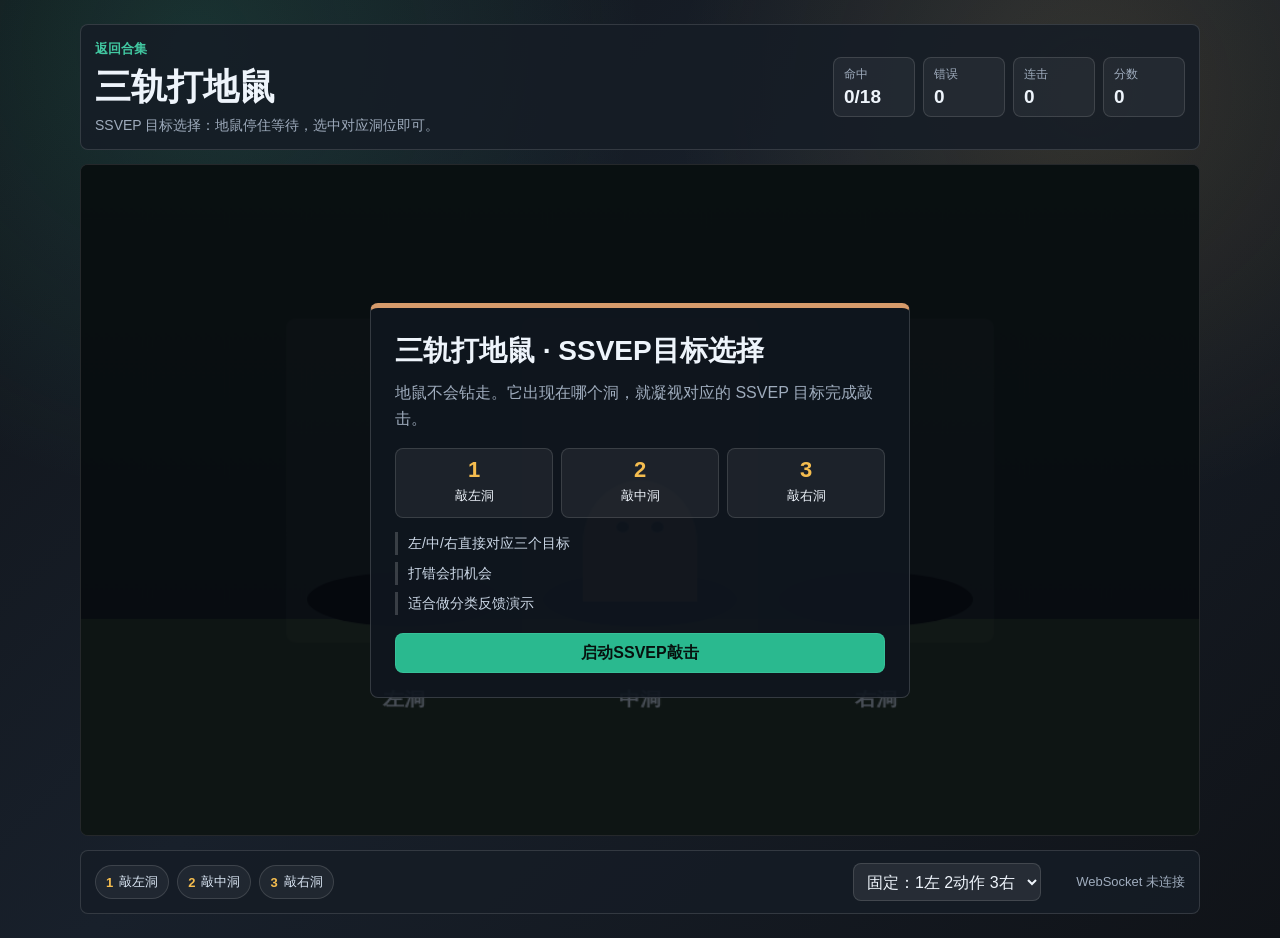
<file: SSVEP/ssvep_mini_games/5_whack_mole.html>
<!DOCTYPE html>
<html lang="zh-CN">
<head>
    <meta charset="UTF-8">
    <meta name="viewport" content="width=device-width, initial-scale=1.0">
    <title>三轨打地鼠 - SSVEP小游戏</title>
    <link rel="stylesheet" href="common.css">
</head>
<body class="game-page">
    <main class="game-shell">
        <header class="top-bar">
            <div class="title-block">
                <a class="back-link" href="index.html">返回合集</a>
                <h1 class="game-title" id="gameTitle">三轨打地鼠</h1>
                <p class="game-subtitle" id="gameSubtitle"></p>
            </div>
            <div class="hud" id="hud"></div>
        </header>
        <section class="canvas-wrap">
            <canvas id="gameCanvas" width="900" height="620"></canvas>
            <div class="overlay" id="overlay">
                <div class="overlay-panel">
                    <h2 class="overlay-title" id="overlayTitle"></h2>
                    <p class="overlay-text" id="overlayText"></p>
                    <button class="primary-button" id="overlayButton" type="button">开始</button>
                </div>
            </div>
        </section>
        <footer class="control-bar">
            <div class="command-pills" id="commandPills"></div>
            <select class="profile-select" id="profileSelect" aria-label="命令映射"></select>
            <div class="connection" id="connection" data-state="closed">WebSocket 未连接</div>
        </footer>
    </main>
    <script>window.GAME_ID = "whack_mole";</script>
    <script src="ssvep_input.js"></script>
    <script src="game_app.js"></script>
</body>
</html>
</file>
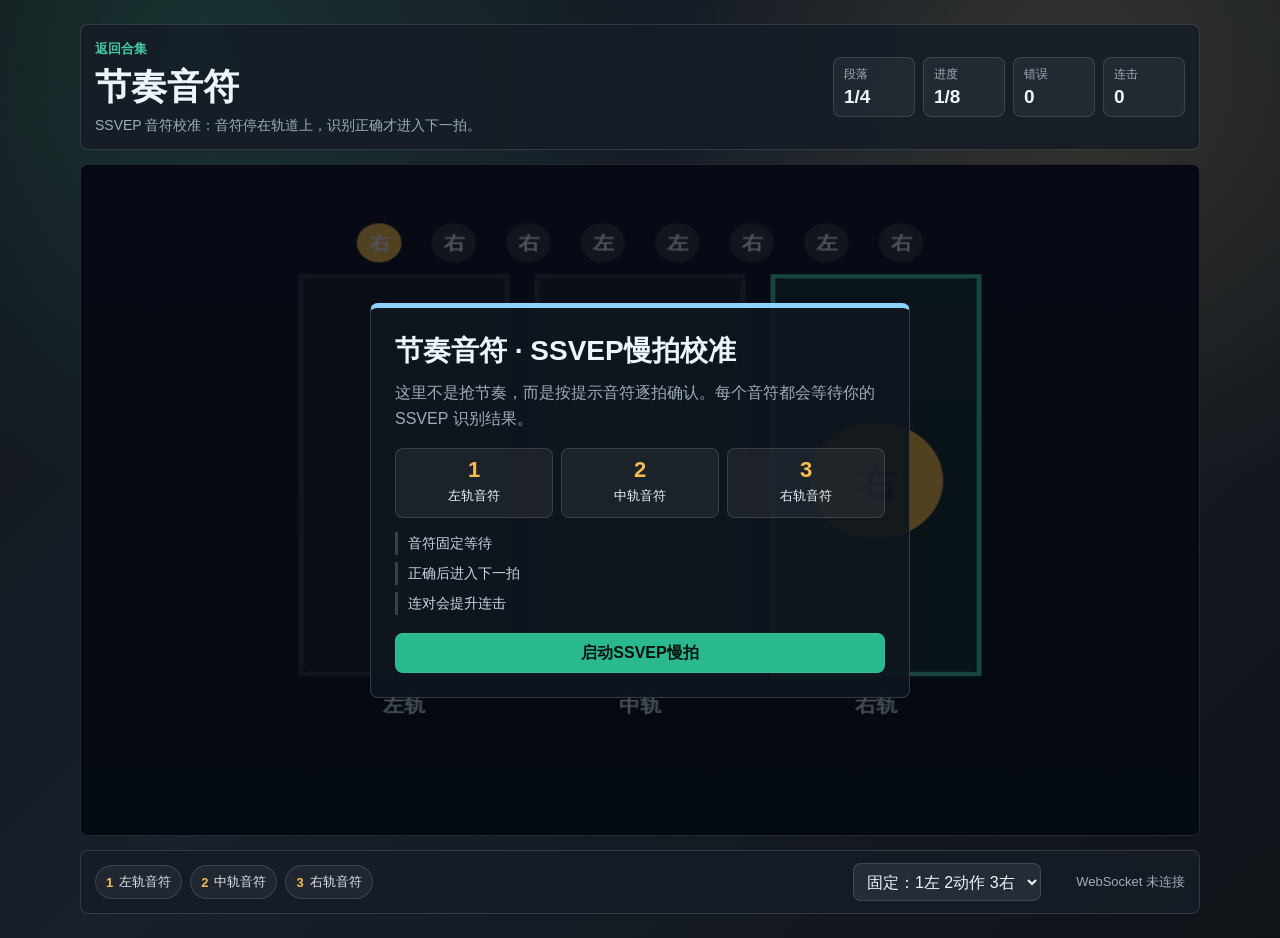
<file: SSVEP/ssvep_mini_games/6_rhythm_taps.html>
<!DOCTYPE html>
<html lang="zh-CN">
<head>
    <meta charset="UTF-8">
    <meta name="viewport" content="width=device-width, initial-scale=1.0">
    <title>节奏音符 - SSVEP小游戏</title>
    <link rel="stylesheet" href="common.css">
</head>
<body class="game-page">
    <main class="game-shell">
        <header class="top-bar">
            <div class="title-block">
                <a class="back-link" href="index.html">返回合集</a>
                <h1 class="game-title" id="gameTitle">节奏音符</h1>
                <p class="game-subtitle" id="gameSubtitle"></p>
            </div>
            <div class="hud" id="hud"></div>
        </header>
        <section class="canvas-wrap">
            <canvas id="gameCanvas" width="900" height="620"></canvas>
            <div class="overlay" id="overlay">
                <div class="overlay-panel">
                    <h2 class="overlay-title" id="overlayTitle"></h2>
                    <p class="overlay-text" id="overlayText"></p>
                    <button class="primary-button" id="overlayButton" type="button">开始</button>
                </div>
            </div>
        </section>
        <footer class="control-bar">
            <div class="command-pills" id="commandPills"></div>
            <select class="profile-select" id="profileSelect" aria-label="命令映射"></select>
            <div class="connection" id="connection" data-state="closed">WebSocket 未连接</div>
        </footer>
    </main>
    <script>window.GAME_ID = "rhythm_taps";</script>
    <script src="ssvep_input.js"></script>
    <script src="game_app.js"></script>
</body>
</html>
</file>
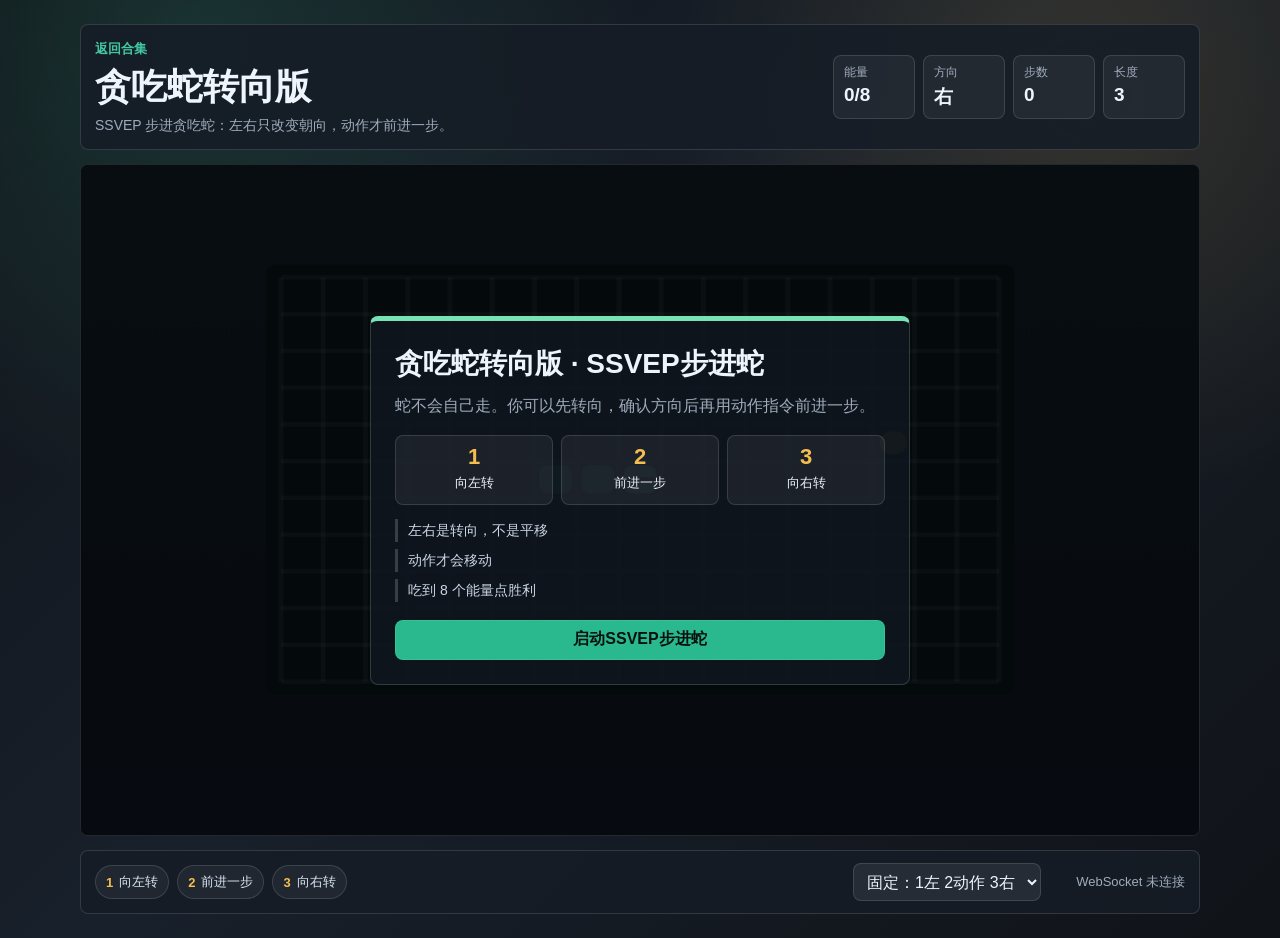
<file: SSVEP/ssvep_mini_games/7_snake_turn.html>
<!DOCTYPE html>
<html lang="zh-CN">
<head>
    <meta charset="UTF-8">
    <meta name="viewport" content="width=device-width, initial-scale=1.0">
    <title>贪吃蛇转向版 - SSVEP小游戏</title>
    <link rel="stylesheet" href="common.css">
</head>
<body class="game-page">
    <main class="game-shell">
        <header class="top-bar">
            <div class="title-block">
                <a class="back-link" href="index.html">返回合集</a>
                <h1 class="game-title" id="gameTitle">贪吃蛇转向版</h1>
                <p class="game-subtitle" id="gameSubtitle"></p>
            </div>
            <div class="hud" id="hud"></div>
        </header>
        <section class="canvas-wrap">
            <canvas id="gameCanvas" width="900" height="620"></canvas>
            <div class="overlay" id="overlay">
                <div class="overlay-panel">
                    <h2 class="overlay-title" id="overlayTitle"></h2>
                    <p class="overlay-text" id="overlayText"></p>
                    <button class="primary-button" id="overlayButton" type="button">开始</button>
                </div>
            </div>
        </section>
        <footer class="control-bar">
            <div class="command-pills" id="commandPills"></div>
            <select class="profile-select" id="profileSelect" aria-label="命令映射"></select>
            <div class="connection" id="connection" data-state="closed">WebSocket 未连接</div>
        </footer>
    </main>
    <script>window.GAME_ID = "snake_turn";</script>
    <script src="ssvep_input.js"></script>
    <script src="game_app.js"></script>
</body>
</html>
</file>
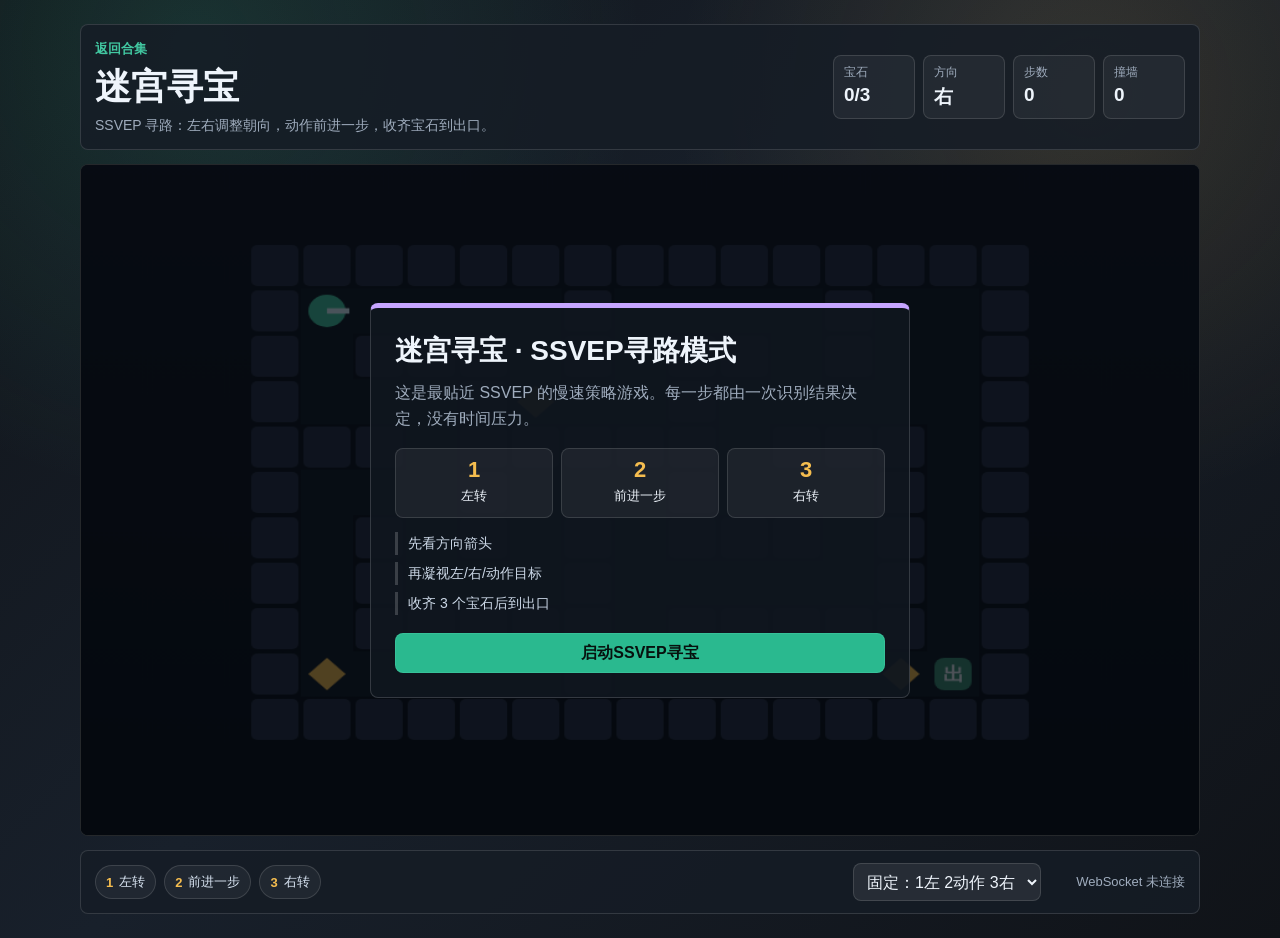
<file: SSVEP/ssvep_mini_games/8_maze_treasure.html>
<!DOCTYPE html>
<html lang="zh-CN">
<head>
    <meta charset="UTF-8">
    <meta name="viewport" content="width=device-width, initial-scale=1.0">
    <title>迷宫寻宝 - SSVEP小游戏</title>
    <link rel="stylesheet" href="common.css">
</head>
<body class="game-page">
    <main class="game-shell">
        <header class="top-bar">
            <div class="title-block">
                <a class="back-link" href="index.html">返回合集</a>
                <h1 class="game-title" id="gameTitle">迷宫寻宝</h1>
                <p class="game-subtitle" id="gameSubtitle"></p>
            </div>
            <div class="hud" id="hud"></div>
        </header>
        <section class="canvas-wrap">
            <canvas id="gameCanvas" width="900" height="620"></canvas>
            <div class="overlay" id="overlay">
                <div class="overlay-panel">
                    <h2 class="overlay-title" id="overlayTitle"></h2>
                    <p class="overlay-text" id="overlayText"></p>
                    <button class="primary-button" id="overlayButton" type="button">开始</button>
                </div>
            </div>
        </section>
        <footer class="control-bar">
            <div class="command-pills" id="commandPills"></div>
            <select class="profile-select" id="profileSelect" aria-label="命令映射"></select>
            <div class="connection" id="connection" data-state="closed">WebSocket 未连接</div>
        </footer>
    </main>
    <script>window.GAME_ID = "maze_treasure";</script>
    <script src="ssvep_input.js"></script>
    <script src="game_app.js"></script>
</body>
</html>
</file>
<file: SSVEP/ssvep_mini_games/common.css>
:root {
    color-scheme: dark;
    --bg: #101318;
    --panel: rgba(21, 28, 38, 0.86);
    --panel-strong: rgba(31, 40, 53, 0.94);
    --line: rgba(255, 255, 255, 0.13);
    --text: #eef4fb;
    --muted: #9facbd;
    --accent: #42c9a2;
    --accent-2: #f5bd4f;
    --danger: #ff6b6b;
    --canvas: #081019;
}

* {
    box-sizing: border-box;
}

html,
body {
    margin: 0;
    min-height: 100%;
    background:
        radial-gradient(circle at 15% 5%, rgba(66, 201, 162, 0.16), transparent 32%),
        radial-gradient(circle at 85% 10%, rgba(245, 189, 79, 0.13), transparent 30%),
        linear-gradient(135deg, #101318 0%, #18202b 46%, #101318 100%);
    color: var(--text);
    font-family: "Microsoft YaHei", "Segoe UI", Arial, sans-serif;
}

a {
    color: inherit;
    text-decoration: none;
}

button,
select {
    font: inherit;
}

.hub {
    width: min(1180px, calc(100vw - 40px));
    margin: 0 auto;
    padding: 38px 0 46px;
}

.hub-header {
    display: grid;
    gap: 12px;
    margin-bottom: 26px;
}

.hub-kicker {
    color: var(--accent);
    font-size: 14px;
    font-weight: 700;
    letter-spacing: 0.08em;
    text-transform: uppercase;
}

.hub h1 {
    margin: 0;
    font-size: clamp(32px, 5vw, 58px);
    line-height: 1.02;
    letter-spacing: 0;
}

.hub-lead {
    max-width: 780px;
    margin: 0;
    color: var(--muted);
    font-size: 17px;
    line-height: 1.75;
}

.game-grid {
    display: grid;
    grid-template-columns: repeat(auto-fit, minmax(250px, 1fr));
    gap: 14px;
}

.game-link {
    min-height: 174px;
    display: grid;
    align-content: space-between;
    gap: 20px;
    padding: 18px;
    background: var(--panel);
    border: 1px solid var(--line);
    border-radius: 8px;
    box-shadow: 0 20px 55px rgba(0, 0, 0, 0.18);
    transition: transform 160ms ease, border-color 160ms ease, background 160ms ease;
}

.game-link:hover {
    transform: translateY(-3px);
    border-color: rgba(66, 201, 162, 0.5);
    background: var(--panel-strong);
}

.game-link h2 {
    margin: 0;
    font-size: 21px;
}

.game-link p {
    margin: 10px 0 0;
    color: var(--muted);
    line-height: 1.55;
}

.tag-row {
    display: flex;
    flex-wrap: wrap;
    gap: 7px;
}

.tag {
    padding: 5px 8px;
    border: 1px solid var(--line);
    border-radius: 999px;
    color: #cbd7e6;
    font-size: 12px;
}

.doc-links {
    display: flex;
    flex-wrap: wrap;
    gap: 10px;
    margin-top: 22px;
}

.doc-link,
.primary-button,
.ghost-button {
    display: inline-flex;
    align-items: center;
    justify-content: center;
    min-height: 40px;
    padding: 0 14px;
    border: 1px solid var(--line);
    border-radius: 8px;
    background: rgba(255, 255, 255, 0.06);
    color: var(--text);
    cursor: pointer;
}

.primary-button {
    border-color: rgba(66, 201, 162, 0.55);
    background: #2ab98f;
    color: #07110e;
    font-weight: 800;
}

.ghost-button:hover,
.doc-link:hover {
    border-color: rgba(245, 189, 79, 0.56);
}

.game-page {
    min-height: 100vh;
    display: grid;
    align-items: center;
    padding: 24px;
}

.game-shell {
    width: min(1120px, 100%);
    margin: 0 auto;
    display: grid;
    gap: 14px;
}

.top-bar,
.control-bar,
.canvas-wrap {
    background: var(--panel);
    border: 1px solid var(--line);
    border-radius: 8px;
}

.top-bar {
    display: grid;
    grid-template-columns: minmax(210px, 1fr) auto;
    align-items: center;
    gap: 12px;
    padding: 14px;
}

.title-block {
    min-width: 0;
}

.back-link {
    color: var(--accent);
    font-size: 13px;
    font-weight: 700;
}

.game-title {
    margin: 5px 0 3px;
    font-size: clamp(24px, 4vw, 36px);
    letter-spacing: 0;
}

.game-subtitle {
    margin: 0;
    color: var(--muted);
    font-size: 14px;
    line-height: 1.45;
}

.hud {
    display: flex;
    flex-wrap: wrap;
    justify-content: flex-end;
    gap: 8px;
}

.hud-item {
    min-width: 82px;
    padding: 8px 10px;
    border: 1px solid var(--line);
    border-radius: 8px;
    background: rgba(255, 255, 255, 0.05);
}

.hud-label {
    display: block;
    color: var(--muted);
    font-size: 12px;
}

.hud-value {
    display: block;
    margin-top: 3px;
    color: var(--text);
    font-size: 19px;
    font-weight: 800;
}

.canvas-wrap {
    position: relative;
    overflow: hidden;
    background: #05080c;
}

canvas {
    display: block;
    width: 100%;
    max-height: calc(100vh - 230px);
    aspect-ratio: 900 / 620;
    background: var(--canvas);
}

.overlay {
    position: absolute;
    inset: 0;
    display: none;
    place-items: center;
    padding: 18px;
    background: rgba(3, 7, 12, 0.68);
}

.overlay.is-visible {
    display: grid;
}

.overlay-panel {
    width: min(430px, 100%);
    padding: 24px;
    background: rgba(16, 22, 31, 0.92);
    border: 1px solid rgba(255, 255, 255, 0.16);
    border-radius: 8px;
    text-align: center;
}

.start-panel {
    width: min(540px, 100%);
    text-align: left;
    border-top: 5px solid var(--accent);
}

.start-panel .overlay-title {
    text-align: left;
}

.start-panel .primary-button {
    width: 100%;
}

.overlay-title {
    margin: 0 0 10px;
    font-size: 28px;
}

.overlay-text {
    margin: 0 0 18px;
    color: var(--muted);
    line-height: 1.65;
}

.intro-body,
.intro-command-row,
.intro-note-row {
    display: block;
}

.intro-body {
    margin-bottom: 16px;
}

.intro-command-row {
    display: grid;
    grid-template-columns: repeat(3, 1fr);
    gap: 8px;
    margin-bottom: 14px;
}

.intro-command {
    min-height: 66px;
    display: grid;
    align-content: center;
    gap: 4px;
    padding: 10px;
    border: 1px solid var(--line);
    border-radius: 8px;
    background: rgba(255, 255, 255, 0.06);
    color: var(--text);
    text-align: center;
    font-size: 13px;
}

.intro-command strong {
    color: var(--accent-2);
    font-size: 22px;
    line-height: 1;
}

.intro-note-row {
    display: grid;
    gap: 7px;
    margin-bottom: 18px;
}

.intro-note {
    display: block;
    padding-left: 10px;
    border-left: 3px solid rgba(255, 255, 255, 0.18);
    color: #cbd7e6;
    font-size: 14px;
}

.start-space {
    border-top-color: #9be7ff;
}

.start-coin {
    border-top-color: #f5bd4f;
}

.start-racer {
    border-top-color: #42c9a2;
}

.start-frog {
    border-top-color: #58d68d;
}

.start-mole {
    border-top-color: #d69b6b;
}

.start-rhythm {
    border-top-color: #8bd3ff;
}

.start-snake {
    border-top-color: #79e2b4;
}

.start-maze {
    border-top-color: #c6a5ff;
}

.control-bar {
    display: grid;
    grid-template-columns: minmax(280px, 1fr) auto auto;
    align-items: center;
    gap: 12px;
    padding: 12px 14px;
}

.command-pills {
    display: flex;
    flex-wrap: wrap;
    gap: 8px;
}

.command-pill {
    display: inline-flex;
    align-items: center;
    gap: 6px;
    min-height: 34px;
    padding: 0 10px;
    border-radius: 999px;
    border: 1px solid var(--line);
    color: #d9e5f3;
    background: rgba(255, 255, 255, 0.05);
    font-size: 13px;
}

.command-key {
    color: var(--accent-2);
    font-weight: 900;
}

.connection {
    min-width: 132px;
    color: var(--muted);
    font-size: 13px;
    text-align: right;
}

.connection[data-state="open"] {
    color: var(--accent);
}

.connection[data-state="error"] {
    color: var(--danger);
}

.profile-select {
    min-height: 38px;
    padding: 0 9px;
    border: 1px solid var(--line);
    border-radius: 8px;
    background: rgba(255, 255, 255, 0.08);
    color: var(--text);
}

@media (max-width: 820px) {
    .game-page {
        padding: 12px;
    }

    .top-bar,
    .control-bar {
        grid-template-columns: 1fr;
    }

    .hud {
        justify-content: flex-start;
    }

    .connection {
        text-align: left;
    }

    .intro-command-row {
        grid-template-columns: 1fr;
    }

    canvas {
        max-height: none;
    }
}
</file>
